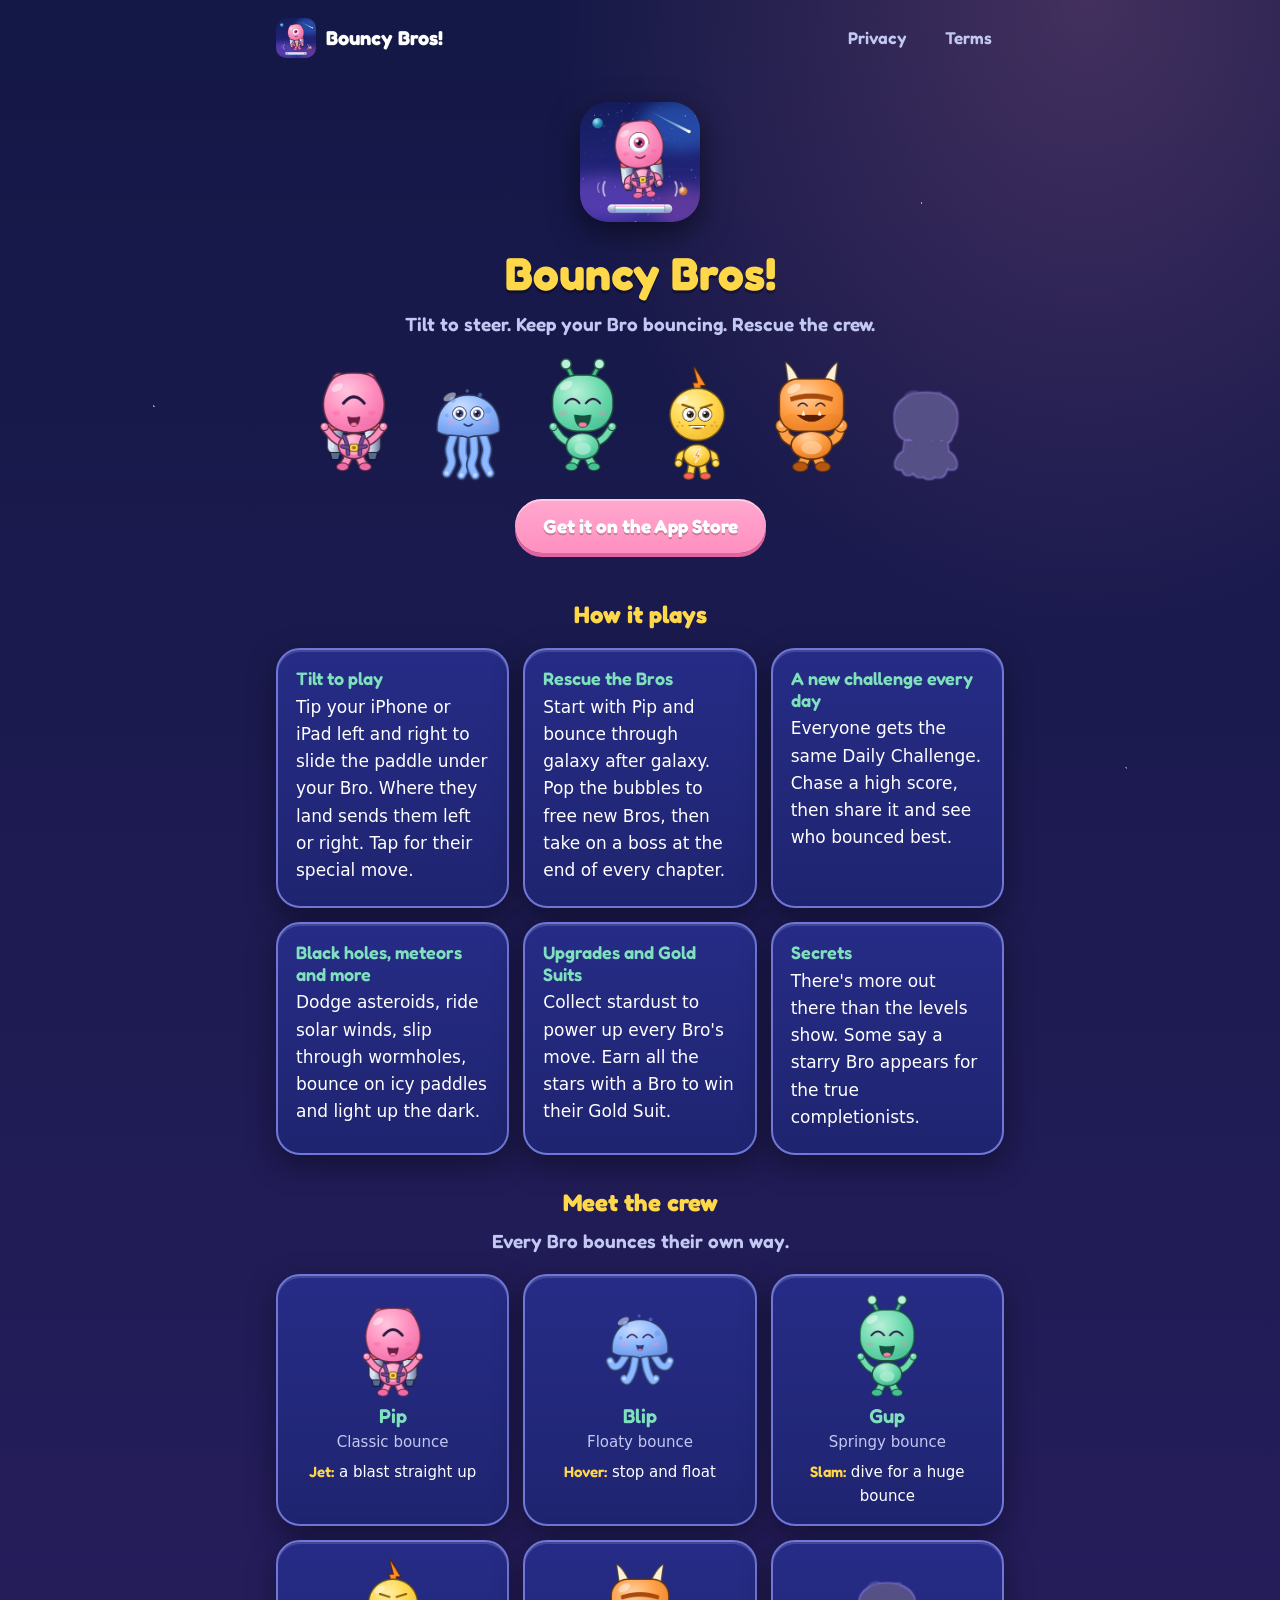
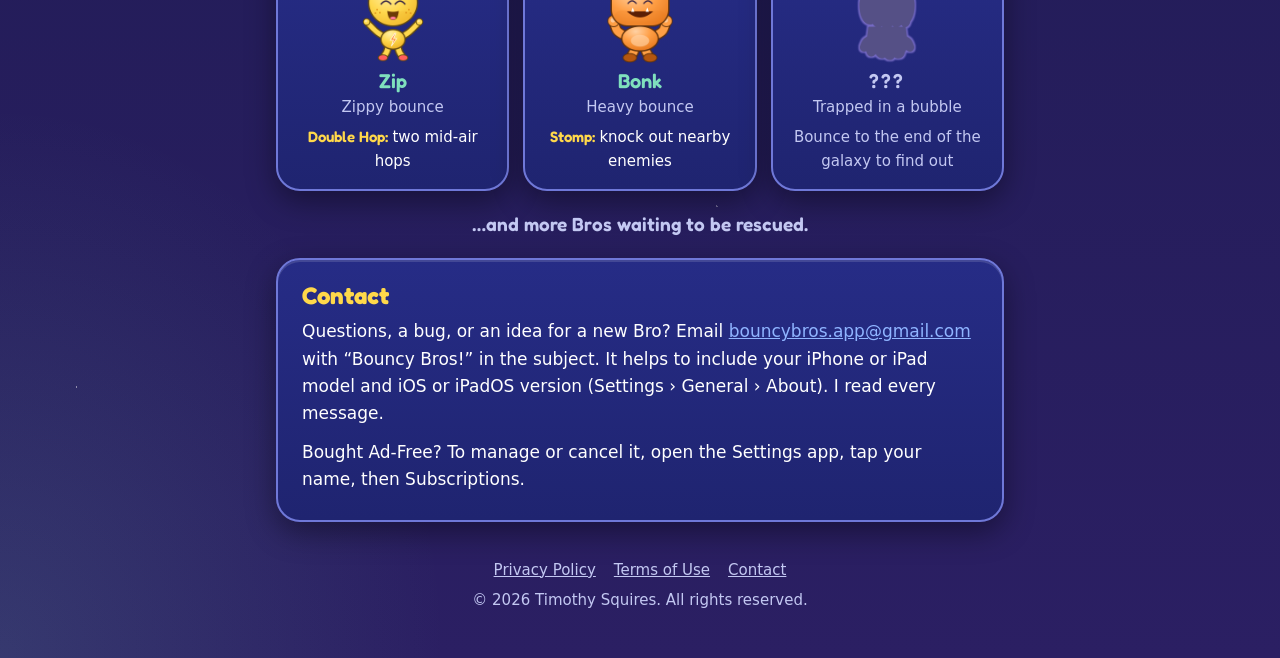
<file: index.html>
<!doctype html>
<html lang="en">
<head>
<meta charset="utf-8">
<meta name="viewport" content="width=device-width, initial-scale=1">
<title>Bouncy Bros!</title>
<meta name="description" content="Tilt to steer, keep your Bro bouncing, and rescue the rest of the crew. A space arcade game for iPhone.">
<meta property="og:title" content="Bouncy Bros!">
<meta property="og:description" content="Tilt to steer, keep your Bro bouncing, and rescue the rest of the crew.">
<meta property="og:image" content="images/icon.png">
<meta name="apple-itunes-app" content="app-id=6453361950">
<link rel="icon" href="images/favicon.png">
<link rel="apple-touch-icon" href="images/apple-touch-icon.png">
<link rel="stylesheet" href="style.css">
</head>
<body>
<div class="wrap">
  <nav class="top">
    <a class="brand" href="./" aria-current="page"><img src="images/icon.png" alt=""><span>Bouncy Bros!</span></a>
    <a class="link" href="privacy.html">Privacy</a>
    <a class="link" href="terms.html">Terms</a>
  </nav>

  <header class="hero">
    <img class="icon" src="images/icon.png" alt="Bouncy Bros! app icon">
    <h1>Bouncy Bros!</h1>
    <p class="lede">Tilt to steer. Keep your Bro bouncing. Rescue the crew.</p>
    <img class="crew" src="images/crew-lineup.png" alt="The Bros: Pip, Blip, Gup, Zip and Bonk, and the shadow of a Bro waiting to be rescued">
    <div class="buttons">
      <a class="pill" href="https://apps.apple.com/app/id6453361950">Get it on the App Store</a>
    </div>
  </header>

  <h2 class="section-title">How it plays</h2>
  <div class="grid">
    <section class="panel">
      <h3>Tilt to play</h3>
      <p>Tip your iPhone or iPad left and right to slide the paddle under your Bro. Where they land sends them left or right. Tap for their special move.</p>
    </section>
    <section class="panel">
      <h3>Rescue the Bros</h3>
      <p>Start with Pip and bounce through galaxy after galaxy. Pop the bubbles to free new Bros, then take on a boss at the end of every chapter.</p>
    </section>
    <section class="panel">
      <h3>A new challenge every day</h3>
      <p>Everyone gets the same Daily Challenge. Chase a high score, then share it and see who bounced best.</p>
    </section>
    <section class="panel">
      <h3>Black holes, meteors and more</h3>
      <p>Dodge asteroids, ride solar winds, slip through wormholes, bounce on icy paddles and light up the dark.</p>
    </section>
    <section class="panel">
      <h3>Upgrades and Gold Suits</h3>
      <p>Collect stardust to power up every Bro's move. Earn all the stars with a Bro to win their Gold Suit.</p>
    </section>
    <section class="panel">
      <h3>Secrets</h3>
      <p>There's more out there than the levels show. Some say a starry Bro appears for the true completionists.</p>
    </section>
  </div>

  <h2 class="section-title">Meet the crew</h2>
  <p class="center lede">Every Bro bounces their own way.</p>
  <div class="crew-grid">
    <section class="panel bro">
      <img src="images/crew-pip.png" alt="Pip">
      <h3>Pip</h3>
      <p class="bounce">Classic bounce</p>
      <p class="move"><b>Jet:</b> a blast straight up</p>
    </section>
    <section class="panel bro">
      <img src="images/crew-blip.png" alt="Blip">
      <h3>Blip</h3>
      <p class="bounce">Floaty bounce</p>
      <p class="move"><b>Hover:</b> stop and float</p>
    </section>
    <section class="panel bro">
      <img src="images/crew-gup.png" alt="Gup">
      <h3>Gup</h3>
      <p class="bounce">Springy bounce</p>
      <p class="move"><b>Slam:</b> dive for a huge bounce</p>
    </section>
    <section class="panel bro">
      <img src="images/crew-zip.png" alt="Zip">
      <h3>Zip</h3>
      <p class="bounce">Zippy bounce</p>
      <p class="move"><b>Double Hop:</b> two mid-air hops</p>
    </section>
    <section class="panel bro">
      <img src="images/crew-bonk.png" alt="Bonk">
      <h3>Bonk</h3>
      <p class="bounce">Heavy bounce</p>
      <p class="move"><b>Stomp:</b> knock out nearby enemies</p>
    </section>
    <section class="panel bro mystery">
      <img src="images/crew-mystery.png" alt="The shadow of a Bro waiting to be rescued">
      <h3>???</h3>
      <p class="bounce">Trapped in a bubble</p>
      <p class="move">Bounce to the end of the galaxy to find out</p>
    </section>
  </div>
  <p class="center lede">…and more Bros waiting to be rescued.</p>

  <section class="panel" id="contact">
    <h2>Contact</h2>
    <p>Questions, a bug, or an idea for a new Bro? Email <a href="mailto:bouncybros.app@gmail.com?subject=Bouncy%20Bros!">bouncybros.app@gmail.com</a> with “Bouncy Bros!” in the subject. It helps to include your iPhone or iPad model and iOS or iPadOS version (Settings › General › About). I read every message.</p>
    <p>Bought Ad-Free? To manage or cancel it, open the Settings app, tap your name, then Subscriptions.</p>
  </section>

  <footer class="site">
    <div class="links"><a href="privacy.html">Privacy Policy</a><a href="terms.html">Terms of Use</a><a href="#contact">Contact</a></div>
    <p>© 2026 Timothy Squires. All rights reserved.</p>
  </footer>
</div>
</body>
</html>
</file>
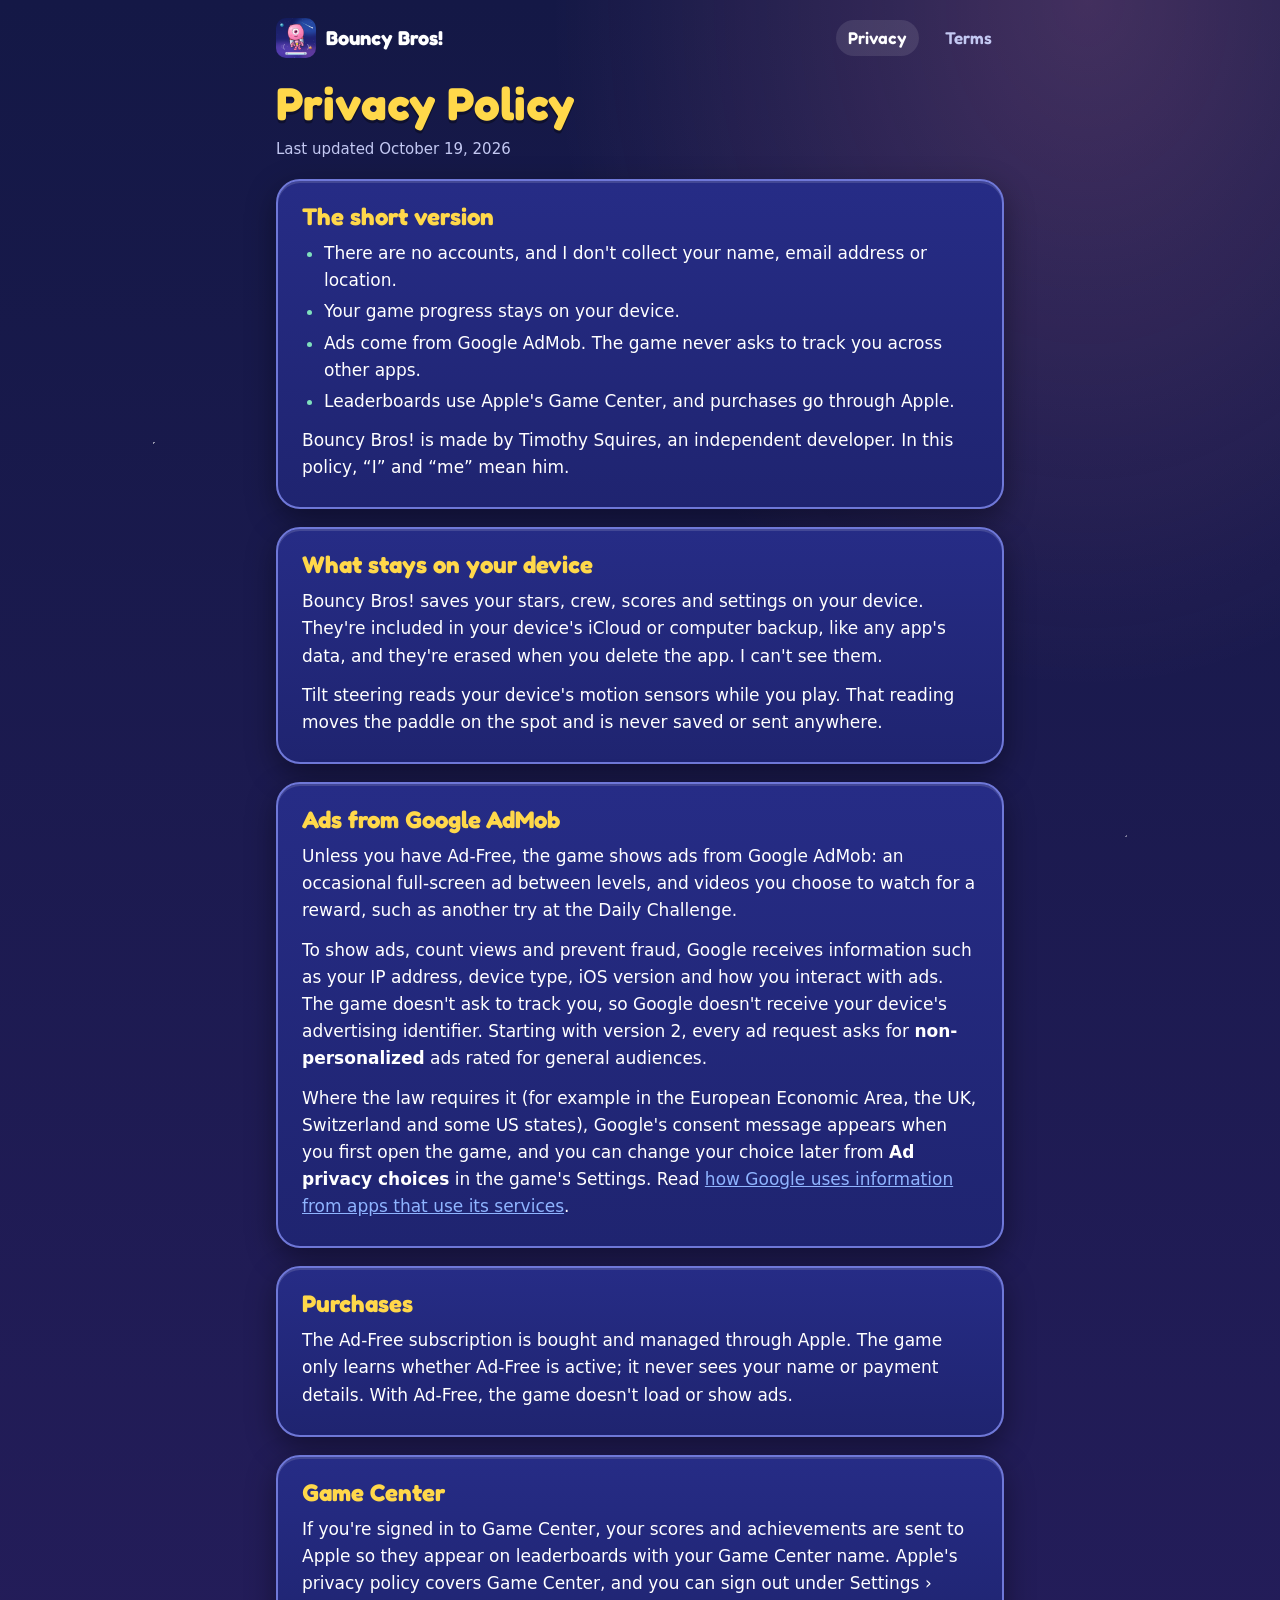
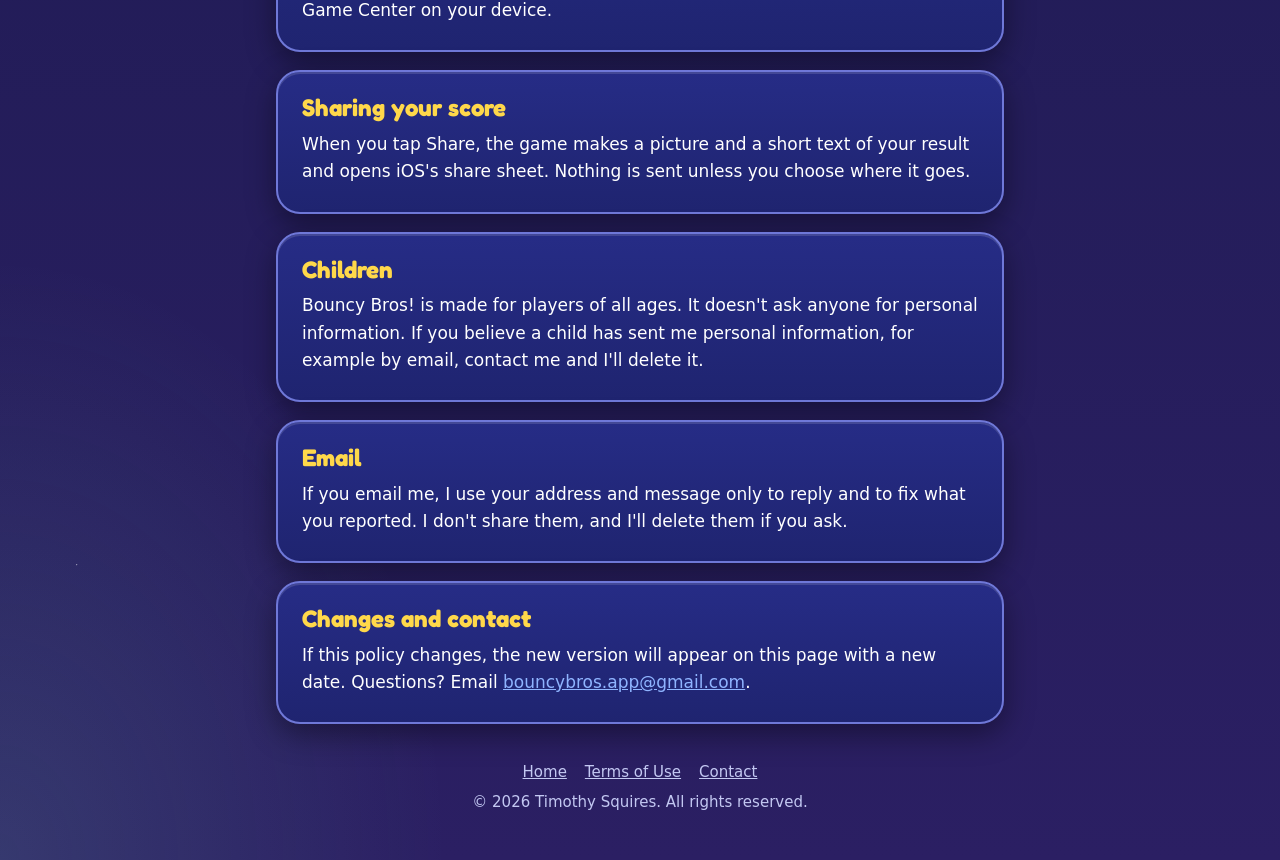
<file: privacy.html>
<!doctype html>
<html lang="en">
<head>
<meta charset="utf-8">
<meta name="viewport" content="width=device-width, initial-scale=1">
<title>Bouncy Bros! Privacy Policy</title>
<meta name="description" content="What Bouncy Bros! stores, what it shares, and your choices.">
<link rel="icon" href="images/favicon.png">
<link rel="apple-touch-icon" href="images/apple-touch-icon.png">
<link rel="stylesheet" href="style.css">
</head>
<body>
<div class="wrap">
  <nav class="top">
    <a class="brand" href="./"><img src="images/icon.png" alt=""><span>Bouncy Bros!</span></a>
    <a class="link" href="privacy.html" aria-current="page">Privacy</a>
    <a class="link" href="terms.html">Terms</a>
  </nav>

  <h1>Privacy Policy</h1>
  <p class="updated">Last updated October 19, 2026</p>

  <section class="panel">
    <h2>The short version</h2>
    <ul>
      <li>There are no accounts, and I don't collect your name, email address or location.</li>
      <li>Your game progress stays on your device.</li>
      <li>Ads come from Google AdMob. The game never asks to track you across other apps.</li>
      <li>Leaderboards use Apple's Game Center, and purchases go through Apple.</li>
    </ul>
    <p>Bouncy Bros! is made by Timothy Squires, an independent developer. In this policy, “I” and “me” mean him.</p>
  </section>

  <section class="panel">
    <h2>What stays on your device</h2>
    <p>Bouncy Bros! saves your stars, crew, scores and settings on your device. They're included in your device's iCloud or computer backup, like any app's data, and they're erased when you delete the app. I can't see them.</p>
    <p>Tilt steering reads your device's motion sensors while you play. That reading moves the paddle on the spot and is never saved or sent anywhere.</p>
  </section>

  <section class="panel">
    <h2>Ads from Google AdMob</h2>
    <p>Unless you have Ad-Free, the game shows ads from Google AdMob: an occasional full-screen ad between levels, and videos you choose to watch for a reward, such as another try at the Daily Challenge.</p>
    <p>To show ads, count views and prevent fraud, Google receives information such as your IP address, device type, iOS version and how you interact with ads. The game doesn't ask to track you, so Google doesn't receive your device's advertising identifier. Starting with version 2, every ad request asks for <strong>non-personalized</strong> ads rated for general audiences.</p>
    <p>Where the law requires it (for example in the European Economic Area, the UK, Switzerland and some US states), Google's consent message appears when you first open the game, and you can change your choice later from <strong>Ad privacy choices</strong> in the game's Settings. Read <a href="https://policies.google.com/technologies/partner-sites">how Google uses information from apps that use its services</a>.</p>
  </section>

  <section class="panel">
    <h2>Purchases</h2>
    <p>The Ad-Free subscription is bought and managed through Apple. The game only learns whether Ad-Free is active; it never sees your name or payment details. With Ad-Free, the game doesn't load or show ads.</p>
  </section>

  <section class="panel">
    <h2>Game Center</h2>
    <p>If you're signed in to Game Center, your scores and achievements are sent to Apple so they appear on leaderboards with your Game Center name. Apple's privacy policy covers Game Center, and you can sign out under Settings › Game Center on your device.</p>
  </section>

  <section class="panel">
    <h2>Sharing your score</h2>
    <p>When you tap Share, the game makes a picture and a short text of your result and opens iOS's share sheet. Nothing is sent unless you choose where it goes.</p>
  </section>

  <section class="panel">
    <h2>Children</h2>
    <p>Bouncy Bros! is made for players of all ages. It doesn't ask anyone for personal information. If you believe a child has sent me personal information, for example by email, contact me and I'll delete it.</p>
  </section>

  <section class="panel">
    <h2>Email</h2>
    <p>If you email me, I use your address and message only to reply and to fix what you reported. I don't share them, and I'll delete them if you ask.</p>
  </section>

  <section class="panel">
    <h2>Changes and contact</h2>
    <p>If this policy changes, the new version will appear on this page with a new date. Questions? Email <a href="mailto:bouncybros.app@gmail.com?subject=Bouncy%20Bros!%20privacy">bouncybros.app@gmail.com</a>.</p>
  </section>

  <footer class="site">
    <div class="links"><a href="./">Home</a><a href="terms.html">Terms of Use</a><a href="./#contact">Contact</a></div>
    <p>© 2026 Timothy Squires. All rights reserved.</p>
  </footer>
</div>
</body>
</html>
</file>
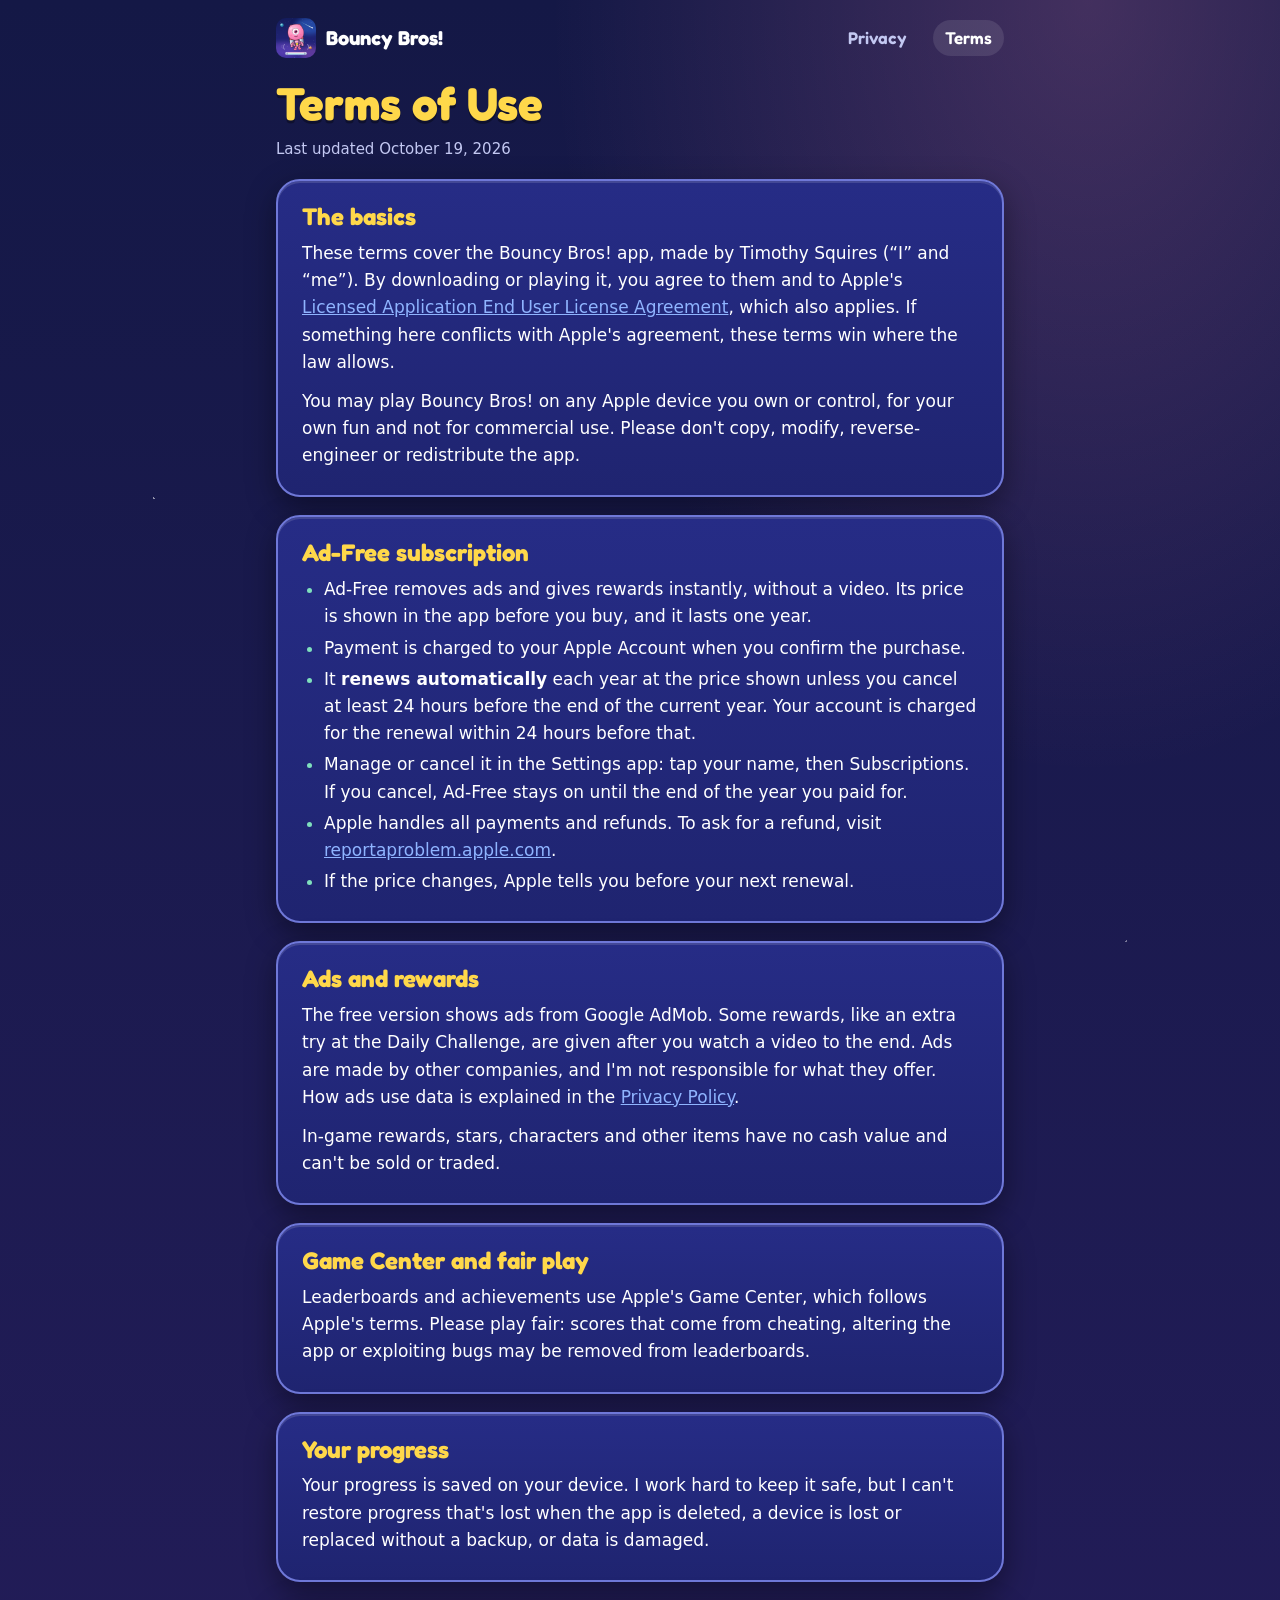
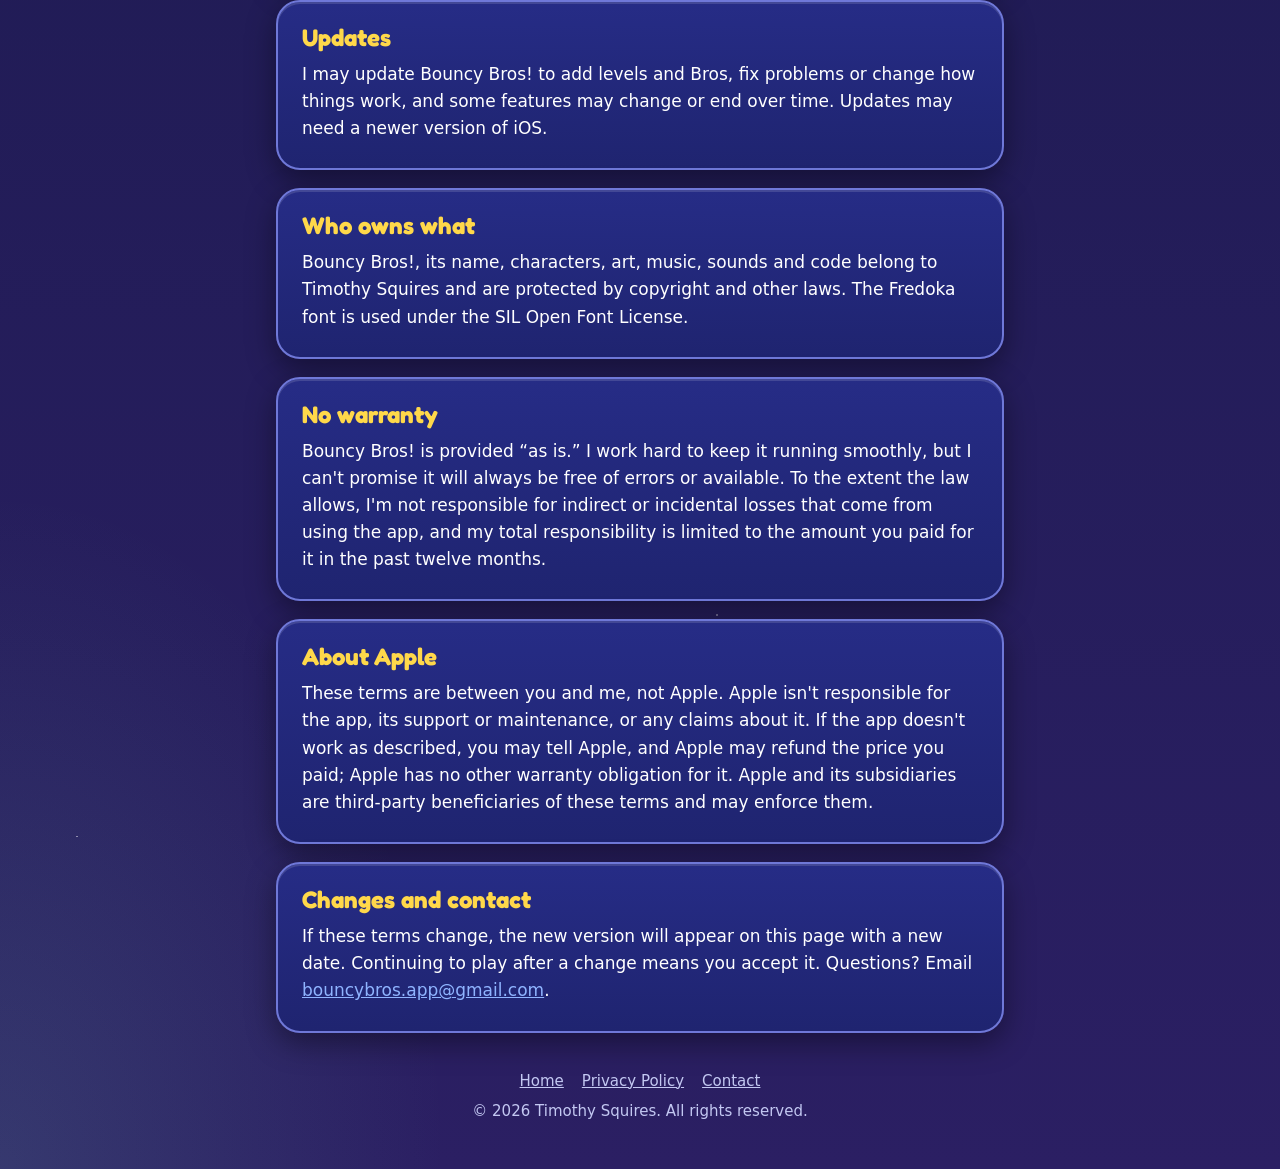
<file: terms.html>
<!doctype html>
<html lang="en">
<head>
<meta charset="utf-8">
<meta name="viewport" content="width=device-width, initial-scale=1">
<title>Bouncy Bros! Terms of Use</title>
<meta name="description" content="The terms for playing Bouncy Bros! and buying Ad-Free.">
<link rel="icon" href="images/favicon.png">
<link rel="apple-touch-icon" href="images/apple-touch-icon.png">
<link rel="stylesheet" href="style.css">
</head>
<body>
<div class="wrap">
  <nav class="top">
    <a class="brand" href="./"><img src="images/icon.png" alt=""><span>Bouncy Bros!</span></a>
    <a class="link" href="privacy.html">Privacy</a>
    <a class="link" href="terms.html" aria-current="page">Terms</a>
  </nav>

  <h1>Terms of Use</h1>
  <p class="updated">Last updated October 19, 2026</p>

  <section class="panel">
    <h2>The basics</h2>
    <p>These terms cover the Bouncy Bros! app, made by Timothy Squires (“I” and “me”). By downloading or playing it, you agree to them and to Apple's <a href="https://www.apple.com/legal/internet-services/itunes/dev/stdeula/">Licensed Application End User License Agreement</a>, which also applies. If something here conflicts with Apple's agreement, these terms win where the law allows.</p>
    <p>You may play Bouncy Bros! on any Apple device you own or control, for your own fun and not for commercial use. Please don't copy, modify, reverse-engineer or redistribute the app.</p>
  </section>

  <section class="panel">
    <h2>Ad-Free subscription</h2>
    <ul>
      <li>Ad-Free removes ads and gives rewards instantly, without a video. Its price is shown in the app before you buy, and it lasts one year.</li>
      <li>Payment is charged to your Apple Account when you confirm the purchase.</li>
      <li>It <strong>renews automatically</strong> each year at the price shown unless you cancel at least 24 hours before the end of the current year. Your account is charged for the renewal within 24 hours before that.</li>
      <li>Manage or cancel it in the Settings app: tap your name, then Subscriptions. If you cancel, Ad-Free stays on until the end of the year you paid for.</li>
      <li>Apple handles all payments and refunds. To ask for a refund, visit <a href="https://reportaproblem.apple.com">reportaproblem.apple.com</a>.</li>
      <li>If the price changes, Apple tells you before your next renewal.</li>
    </ul>
  </section>

  <section class="panel">
    <h2>Ads and rewards</h2>
    <p>The free version shows ads from Google AdMob. Some rewards, like an extra try at the Daily Challenge, are given after you watch a video to the end. Ads are made by other companies, and I'm not responsible for what they offer. How ads use data is explained in the <a href="privacy.html">Privacy Policy</a>.</p>
    <p>In-game rewards, stars, characters and other items have no cash value and can't be sold or traded.</p>
  </section>

  <section class="panel">
    <h2>Game Center and fair play</h2>
    <p>Leaderboards and achievements use Apple's Game Center, which follows Apple's terms. Please play fair: scores that come from cheating, altering the app or exploiting bugs may be removed from leaderboards.</p>
  </section>

  <section class="panel">
    <h2>Your progress</h2>
    <p>Your progress is saved on your device. I work hard to keep it safe, but I can't restore progress that's lost when the app is deleted, a device is lost or replaced without a backup, or data is damaged.</p>
  </section>

  <section class="panel">
    <h2>Updates</h2>
    <p>I may update Bouncy Bros! to add levels and Bros, fix problems or change how things work, and some features may change or end over time. Updates may need a newer version of iOS.</p>
  </section>

  <section class="panel">
    <h2>Who owns what</h2>
    <p>Bouncy Bros!, its name, characters, art, music, sounds and code belong to Timothy Squires and are protected by copyright and other laws. The Fredoka font is used under the SIL Open Font License.</p>
  </section>

  <section class="panel">
    <h2>No warranty</h2>
    <p>Bouncy Bros! is provided “as is.” I work hard to keep it running smoothly, but I can't promise it will always be free of errors or available. To the extent the law allows, I'm not responsible for indirect or incidental losses that come from using the app, and my total responsibility is limited to the amount you paid for it in the past twelve months.</p>
  </section>

  <section class="panel">
    <h2>About Apple</h2>
    <p>These terms are between you and me, not Apple. Apple isn't responsible for the app, its support or maintenance, or any claims about it. If the app doesn't work as described, you may tell Apple, and Apple may refund the price you paid; Apple has no other warranty obligation for it. Apple and its subsidiaries are third-party beneficiaries of these terms and may enforce them.</p>
  </section>

  <section class="panel">
    <h2>Changes and contact</h2>
    <p>If these terms change, the new version will appear on this page with a new date. Continuing to play after a change means you accept it. Questions? Email <a href="mailto:bouncybros.app@gmail.com?subject=Bouncy%20Bros!%20terms">bouncybros.app@gmail.com</a>.</p>
  </section>

  <footer class="site">
    <div class="links"><a href="./">Home</a><a href="privacy.html">Privacy Policy</a><a href="./#contact">Contact</a></div>
    <p>© 2026 Timothy Squires. All rights reserved.</p>
  </footer>
</div>
</body>
</html>
</file>
<file: style.css>
/* Bouncy Bros pages: the game's space colors, panels and Fredoka type
   (the game's own font files, so nothing loads from other sites). */
@font-face { font-family: "Fredoka"; src: url("fonts/Fredoka-SemiBold.ttf") format("truetype"); font-weight: 600; font-display: swap; }
@font-face { font-family: "Fredoka"; src: url("fonts/Fredoka-Bold.ttf") format("truetype"); font-weight: 700; font-display: swap; }

:root {
  --sky-top: #141846;
  --sky-bottom: #2b1f63;
  --panel: #1f2470;
  --panel-edge: #6f78d8;
  --ink: #ffffff;
  --dim: #c3c8f2;
  --yellow: #ffd84a;
  --pink: #ff8fc0;
  --pink-dark: #e2639f;
  --mint: #7fe0bd;
  --blue: #8fb4ff;
}

* { box-sizing: border-box; }

html { background: var(--sky-bottom); }

body {
  margin: 0;
  min-height: 100vh;
  color: var(--ink);
  font-family: -apple-system, BlinkMacSystemFont, "Segoe UI", Roboto, system-ui, sans-serif;
  font-size: 17px;
  line-height: 1.6;
  background:
    radial-gradient(2px 2px at 12% 18%, #fff8 50%, transparent 51%),
    radial-gradient(1.5px 1.5px at 72% 9%, #fff9 50%, transparent 51%),
    radial-gradient(2px 2px at 88% 34%, #fff6 50%, transparent 51%),
    radial-gradient(1.5px 1.5px at 30% 62%, #fff7 50%, transparent 51%),
    radial-gradient(2px 2px at 56% 80%, #fff5 50%, transparent 51%),
    radial-gradient(1.5px 1.5px at 6% 88%, #fff7 50%, transparent 51%),
    radial-gradient(60% 40% at 85% 0%, #ff8fc033, transparent 70%),
    radial-gradient(50% 35% at 0% 100%, #7fe0bd22, transparent 70%),
    linear-gradient(180deg, var(--sky-top), var(--sky-bottom));
}

.wrap { max-width: 760px; margin: 0 auto; padding: 0 16px; overflow-wrap: anywhere; }

/* Top bar */
nav.top {
  display: flex; align-items: center; gap: 14px; flex-wrap: wrap;
  padding: 18px 0;
}
nav.top .brand {
  display: flex; align-items: center; gap: 10px; margin-right: auto;
  color: var(--ink); text-decoration: none; font-weight: 700; font-size: 20px;
}
nav.top .brand img { width: 40px; height: 40px; border-radius: 10px; }
nav.top a.link {
  color: var(--dim); text-decoration: none; font-weight: 600;
  padding: 4px 12px; border-radius: 999px;
}
nav.top a.link:hover, nav.top a.link[aria-current="page"] { color: var(--ink); background: #ffffff1a; }

/* Headings */
h1, h2, h3, nav.top, summary, .pill, .lede { font-family: "Fredoka", "Arial Rounded MT Bold", system-ui, sans-serif; }
h1, h2, h3 { line-height: 1.2; margin: 0; }
h1 {
  font-size: clamp(32px, 7vw, 46px); font-weight: 700; color: var(--yellow);
  text-shadow: 0 3px 0 #0005;
}
h2 { font-size: 24px; font-weight: 700; color: var(--yellow); margin: 0 0 8px; }
h3 { font-size: 18px; font-weight: 600; color: var(--mint); margin: 18px 0 4px; }
p { margin: 0 0 12px; }
.lede { color: var(--dim); font-size: 19px; margin-top: 8px; }
.updated { color: var(--dim); font-size: 15px; margin-top: 6px; }

a { color: var(--blue); }
strong { color: var(--ink); }

/* The in-game panel look */
.panel {
  background: linear-gradient(180deg, #262c86, var(--panel));
  border: 2px solid var(--panel-edge);
  border-radius: 24px;
  padding: 22px 24px 14px;
  margin: 18px 0;
  box-shadow: 0 10px 30px #0006, inset 0 2px 0 #ffffff22;
}
.panel ul { margin: 0 0 12px; padding-left: 22px; }
.panel li { margin: 4px 0; }
.panel li::marker { color: var(--mint); }

/* Hero */
.hero { text-align: center; padding: 26px 0 8px; }
.hero .icon { width: 120px; height: 120px; border-radius: 28px; box-shadow: 0 10px 30px #0008; }
.hero h1 { margin-top: 16px; }
.crew { display: block; width: 100%; max-width: 640px; margin: 18px auto 0; }

/* Pill buttons, like the game's */
.pill {
  display: inline-block; text-decoration: none; text-align: center;
  font-weight: 700; font-size: 19px; color: #fff;
  padding: 12px 28px; border-radius: 999px;
  background: linear-gradient(180deg, #ffa9cf, var(--pink));
  box-shadow: 0 4px 0 var(--pink-dark), inset 0 2px 0 #ffffff66;
  text-shadow: 0 2px 0 #0003;
}
.pill.mint { background: linear-gradient(180deg, #a3f0d3, var(--mint)); box-shadow: 0 4px 0 #4fb894, inset 0 2px 0 #ffffff66; }
.pill:active { transform: translateY(2px); box-shadow: none; }
.buttons { display: flex; gap: 14px; justify-content: center; flex-wrap: wrap; margin: 18px 0 6px; }

/* Feature grid */
.grid { display: grid; grid-template-columns: repeat(auto-fit, minmax(200px, 1fr)); gap: 14px; margin: 18px 0; }
.grid .panel { margin: 0; padding: 18px 18px 10px; }
.grid h3 { margin-top: 0; }

/* Questions */
details {
  border-top: 1px solid #ffffff22; padding: 10px 0;
}
details:first-of-type { border-top: 0; }
summary { cursor: pointer; font-weight: 600; color: var(--ink); list-style: none; }
summary::-webkit-details-marker { display: none; }
summary::before { content: "＋"; color: var(--mint); font-weight: 700; margin-right: 8px; }
details[open] summary::before { content: "－"; }
details p { color: var(--dim); margin: 8px 0 4px 26px; }

kbd {
  font-family: inherit; font-weight: 600; font-size: 15px;
  background: #ffffff1f; border: 1px solid #ffffff33; border-radius: 6px; padding: 0 6px;
}

/* Footer */
footer.site {
  text-align: center; color: var(--dim); font-size: 15px;
  padding: 18px 0 34px;
}
footer.site .links { display: flex; gap: 18px; justify-content: center; flex-wrap: wrap; margin-bottom: 6px; }
footer.site a { color: var(--dim); }

@media (max-width: 480px) {
  body { font-size: 16px; }
  .panel { padding: 18px 16px 10px; border-radius: 20px; }
  nav.top .brand span { display: none; }
}

/* Crew cards on the home page */
.crew-grid { display: grid; grid-template-columns: repeat(3, 1fr); gap: 14px; margin: 18px 0; }
@media (max-width: 560px) { .crew-grid { grid-template-columns: repeat(2, 1fr); } }
.bro {
  text-align: center; padding: 16px 12px 12px; margin: 0;
}
.bro img { width: 88px; height: auto; display: block; margin: 0 auto 6px; }
.bro h3 { margin: 0; font-size: 20px; }
.bro .bounce { color: var(--dim); font-size: 15px; margin: 2px 0 0; }
.bro .move { font-size: 15px; margin: 6px 0 4px; }
.bro .move b { color: var(--yellow); font-family: "Fredoka", system-ui, sans-serif; font-weight: 600; }
.chip {
  display: inline-block; font-family: "Fredoka", system-ui, sans-serif; font-weight: 600; font-size: 14px;
  color: #1b1f5c; background: var(--mint); border-radius: 999px; padding: 2px 12px; margin-bottom: 8px;
}
.section-title { text-align: center; margin: 34px 0 4px; }
.center { text-align: center; }
.bro.mystery h3 { color: var(--dim); letter-spacing: 2px; }
.bro.mystery .move { color: var(--dim); }
</file>
